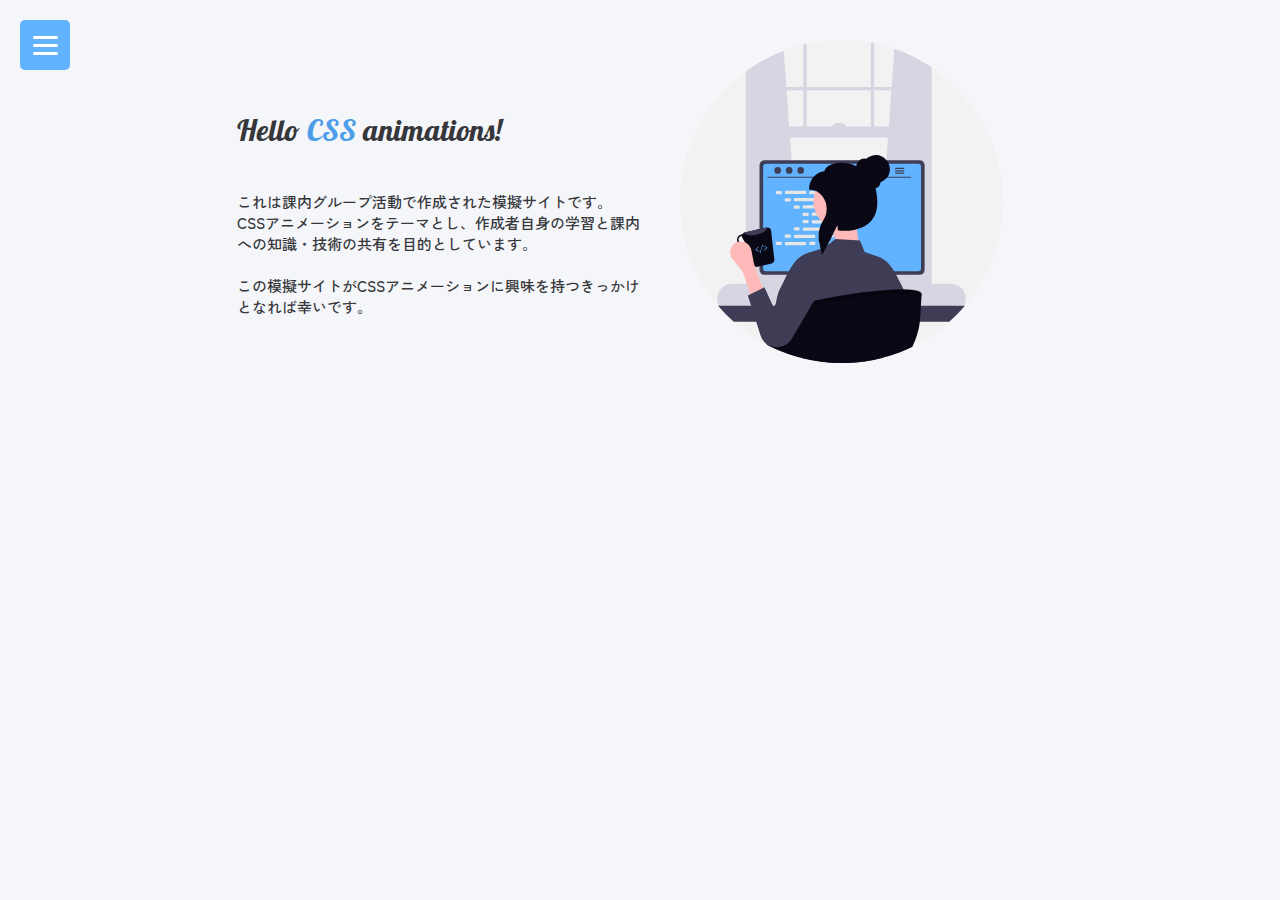
<file: about.html>
<!DOCTYPE html>
<html lang="en">
<head>
    <meta charset="UTF-8">
    <meta name="viewport" content="width=device-width, initial-scale=1.0">
    <!-- jQuery読み込み -->
    <script src="https://ajax.googleapis.com/ajax/libs/jquery/3.7.1/jquery.min.js"></script>
    <!-- フォント読み込み-->
    <link rel="preconnect" href="https://fonts.googleapis.com">
    <link rel="preconnect" href="https://fonts.gstatic.com" crossorigin>
    <link href="https://fonts.googleapis.com/css2?family=Lobster&family=Montserrat:ital@0;1&family=Zen+Kaku+Gothic+New&display=swap" rel="stylesheet">
    <!-- デザイン読み込み -->
    <link rel="stylesheet" href="css/common.css">
    <link rel="stylesheet" href="css/menu.css">
    <link rel="stylesheet" href="css/about.css">
    <title>hello CSS animations!</title>
</head>
<body>
    <!-- メニューここから -->
    <div id="menu_embed"></div>
    <script>
      $(function() {
        $("#menu_embed").load("menu.html");
      });
    </script>
    <!-- メニューここまで　-->
    <div class="main">
        <div class="container zen-kaku-gothic-new-regular fadein_content">
            <div class="item">
                <h1><span class="lobster-regular">Hello <span class="skyblue">CSS</span> animations!</span></h1><br/>
                これは課内グループ活動で作成された模擬サイトです。<br/>
                CSSアニメーションをテーマとし、作成者自身の学習と課内への知識・技術の共有を目的としています。<br/><br/>
                この模擬サイトがCSSアニメーションに興味を持つきっかけとなれば幸いです。
            </div>
            <div class="item">
                <img src="img/undraw_programmer_raqr.svg">
            </div>
        </div>
    </div>
</body>
</html>
</file>
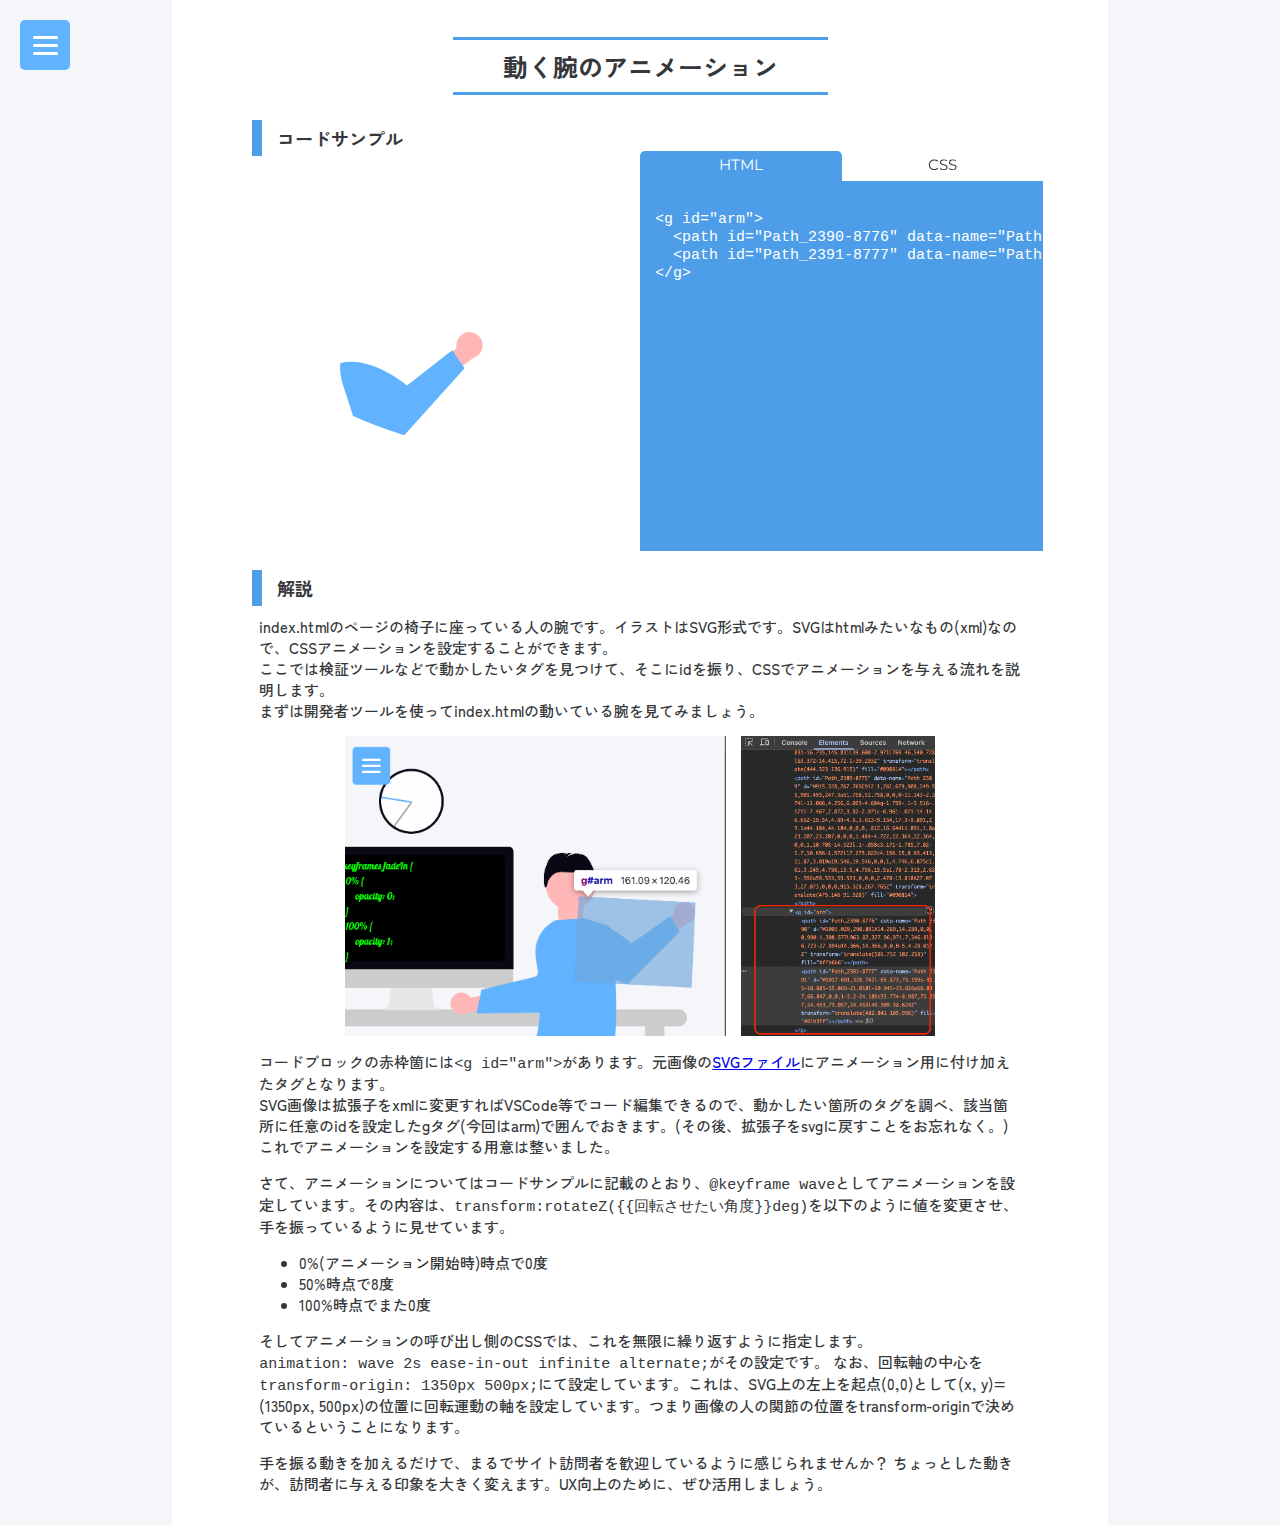
<file: content_arm.html>
<!DOCTYPE html>
<html lang="en">

<head>
    <meta charset="UTF-8">
    <meta name="viewport" content="width=device-width, initial-scale=1.0">
    <!-- jQuery読み込み -->
    <script src="https://ajax.googleapis.com/ajax/libs/jquery/3.7.1/jquery.min.js"></script>
    <script src="js/observer.js" async></script>
    <!-- フォント読み込み-->
    <link rel="preconnect" href="https://fonts.googleapis.com">
    <link rel="preconnect" href="https://fonts.gstatic.com" crossorigin>
    <link
        href="https://fonts.googleapis.com/css2?family=Lobster&family=Montserrat:ital@0;1&family=Zen+Kaku+Gothic+New&display=swap"
        rel="stylesheet">
    <!-- デザイン読み込み -->
    <link rel="stylesheet" href="css/common.css">
    <link rel="stylesheet" href="css/menu.css">
    <link rel="stylesheet" href="css/content.css">
    <link rel="stylesheet" href="css/hello.css">
    <link rel="stylesheet" href="css/sample_arm.css">
    <title>hello CSS animations!</title>
</head>

<body>
    <!-- メニューここから -->
    <div id="menu_embed"></div>
    <script>
        $(function () {
            $("#menu_embed").load("menu.html");
        });
    </script>
    <!-- メニューここまで　-->
    <div class="main background_white zen-kaku-gothic-new-regular">
        <div class="title">
            <h1>動く腕のアニメーション</h1>
        </div>
        <div class="sub_title">
            <h2>コードサンプル</h2>
        </div>
        <div class="container_wrapper montserrat-light fadein_content">
            <div class="container">
                <svg xmlns="http://www.w3.org/2000/svg" width="880.503" height="522.591" viewBox="0 0 880.503 522.591"
                    xmlns:xlink="http://www.w3.org/1999/xlink" role="img" artist="Katerina Limpitsouni"
                    source="https://undraw.co/">
                    <g id="Group_146" data-name="Group 146" transform="translate(-2504 -700.1) scale(2)">
                        <g id="arm">
                            <path id="Path_2390-8776" data-name="Path 2390"
                                d="M1003.029,290.891A14.289,14.289,0,0,0,990.1,308.577L963.82,327.96,971.7,346.8l36.723-27.894a14.366,14.366,0,0,0-5.4-28.017Z"
                                transform="translate(501.732 102.258)" fill="#ffb6b6" />
                            <path id="Path_2391-8777" data-name="Path 2391"
                                d="M1017.691,326.762l-65.873,73.159s-31.5-10.085-55.865-21.018l-10.945-33.616a66.847,66.847,0,0,1-3.2-24.189c33.774-8.987,73.057,24.453,73.057,24.453l49.309-38.624Z"
                                transform="translate(482.841 105.956)" fill="#61b3ff" />
                        </g>
                    </g>
                </svg>
            </div>
            <div class="container">
                <input type="radio" name="tab_name" id="tab_html" checked>
                <label class="tab_class" for="tab_html"><b>HTML</b></label>
                <div class="tab_content">
                    <p>
                    <pre>
&lt;g id="arm"&gt;
  &lt;path id="Path_2390-8776" data-name="Path 2390" d="M1003.029,290.891A14.289,14.289,0,0,0,990.1,308.577L963.82,327.96,971.7,346.8l36.723-27.894a14.366,14.366,0,0,0-5.4-28.017Z" transform="translate(501.732 102.258)" fill="#ffb6b6"/&gt;
  &lt;path id="Path_2391-8777" data-name="Path 2391" d="M1017.691,326.762l-65.873,73.159s-31.5-10.085-55.865-21.018l-10.945-33.616a66.847,66.847,0,0,1-3.2-24.189c33.774-8.987,73.057,24.453,73.057,24.453l49.309-38.624Z" transform="translate(482.841 105.956)" fill="#61b3ff"/&gt;
&lt;/g&gt;
                        </pre>

                    </p>
                </div>
                <input type="radio" name="tab_name" id="tab_css">
                <label class="tab_class" for="tab_css"><b>CSS</b></label>
                <div class="tab_content">
                    <p>
                    <pre>
#arm {
    transform-origin: 1350px 500px;
    animation: wave 2s ease-in-out infinite alternate;
    }
    @keyframes wave {
    0% {
        transform:  rotateZ(0deg);
    }

    50% {
        transform: rotateZ(8deg);
    }

    100% {
        transform:  rotateZ(0deg);
    }
}    
</pre>
                    </p>
                </div>
            </div>
        </div>
        <br />
        <div class="sub_title">
            <h2>解説</h2>
        </div>
        <div class="explanation">
            <p>
                index.htmlのページの椅子に座っている人の腕です。イラストはSVG形式です。SVGはhtmlみたいなもの(xml)なので、CSSアニメーションを設定することができます。<br />
                ここでは検証ツールなどで動かしたいタグを見つけて、そこにidを振り、CSSでアニメーションを与える流れを説明します。<br />
                まずは開発者ツールを使ってindex.htmlの動いている腕を見てみましょう。
            </p>
            <div class="explain-area-images">
                <img src="./img/dev_tool_arm.png" loading="lazy" />
                <div class="content-zoom-box">
                    <img src="./img/dev_tool_code.png" loading="lazy" />
                </div>
            </div>
            <p>
                コードブロックの赤枠箇には<code>&lt;g id="arm"&gt;</g></code>があります。元画像の<a href="https://undraw.co/search/hello"
                    target="_blank">SVGファイル</a>にアニメーション用に付け加えたタグとなります。<br />
                SVG画像は拡張子をxmlに変更すればVSCode等でコード編集できるので、動かしたい箇所のタグを調べ、該当箇所に任意のidを設定したgタグ(今回はarm)で囲んでおきます。(その後、拡張子をsvgに戻すことをお忘れなく。)<br />
                これでアニメーションを設定する用意は整いました。
            </p>
            <p>
                さて、アニメーションについてはコードサンプルに記載のとおり、<code>@keyframe wave</code>としてアニメーションを設定しています。その内容は、<code>transform:rotateZ({{回転させたい角度}}deg)</code>を以下のように値を変更させ、手を振っているように見せています。<br />
            <ul>
                <li>0%(アニメーション開始時)時点で0度</li>
                <li>50%時点で8度</li>
                <li>100%時点でまた0度</li>
            </ul>
            そしてアニメーションの呼び出し側のCSSでは、これを無限に繰り返すように指定します。<br />
            <code>animation: wave 2s ease-in-out infinite alternate;</code>がその設定です。
            なお、回転軸の中心を<code>transform-origin: 1350px 500px;</code>にて設定しています。これは、SVG上の左上を起点(0,0)として(x, y)=(1350px,
            500px)の位置に回転運動の軸を設定しています。つまり画像の人の関節の位置をtransform-originで決めているということになります。<br />
            </p>
            <p>
                手を振る動きを加えるだけで、まるでサイト訪問者を歓迎しているように感じられませんか？
                ちょっとした動きが、訪問者に与える印象を大きく変えます。UX向上のために、ぜひ活用しましょう。
            </p>
        </div>
</body>

</html>
</file>
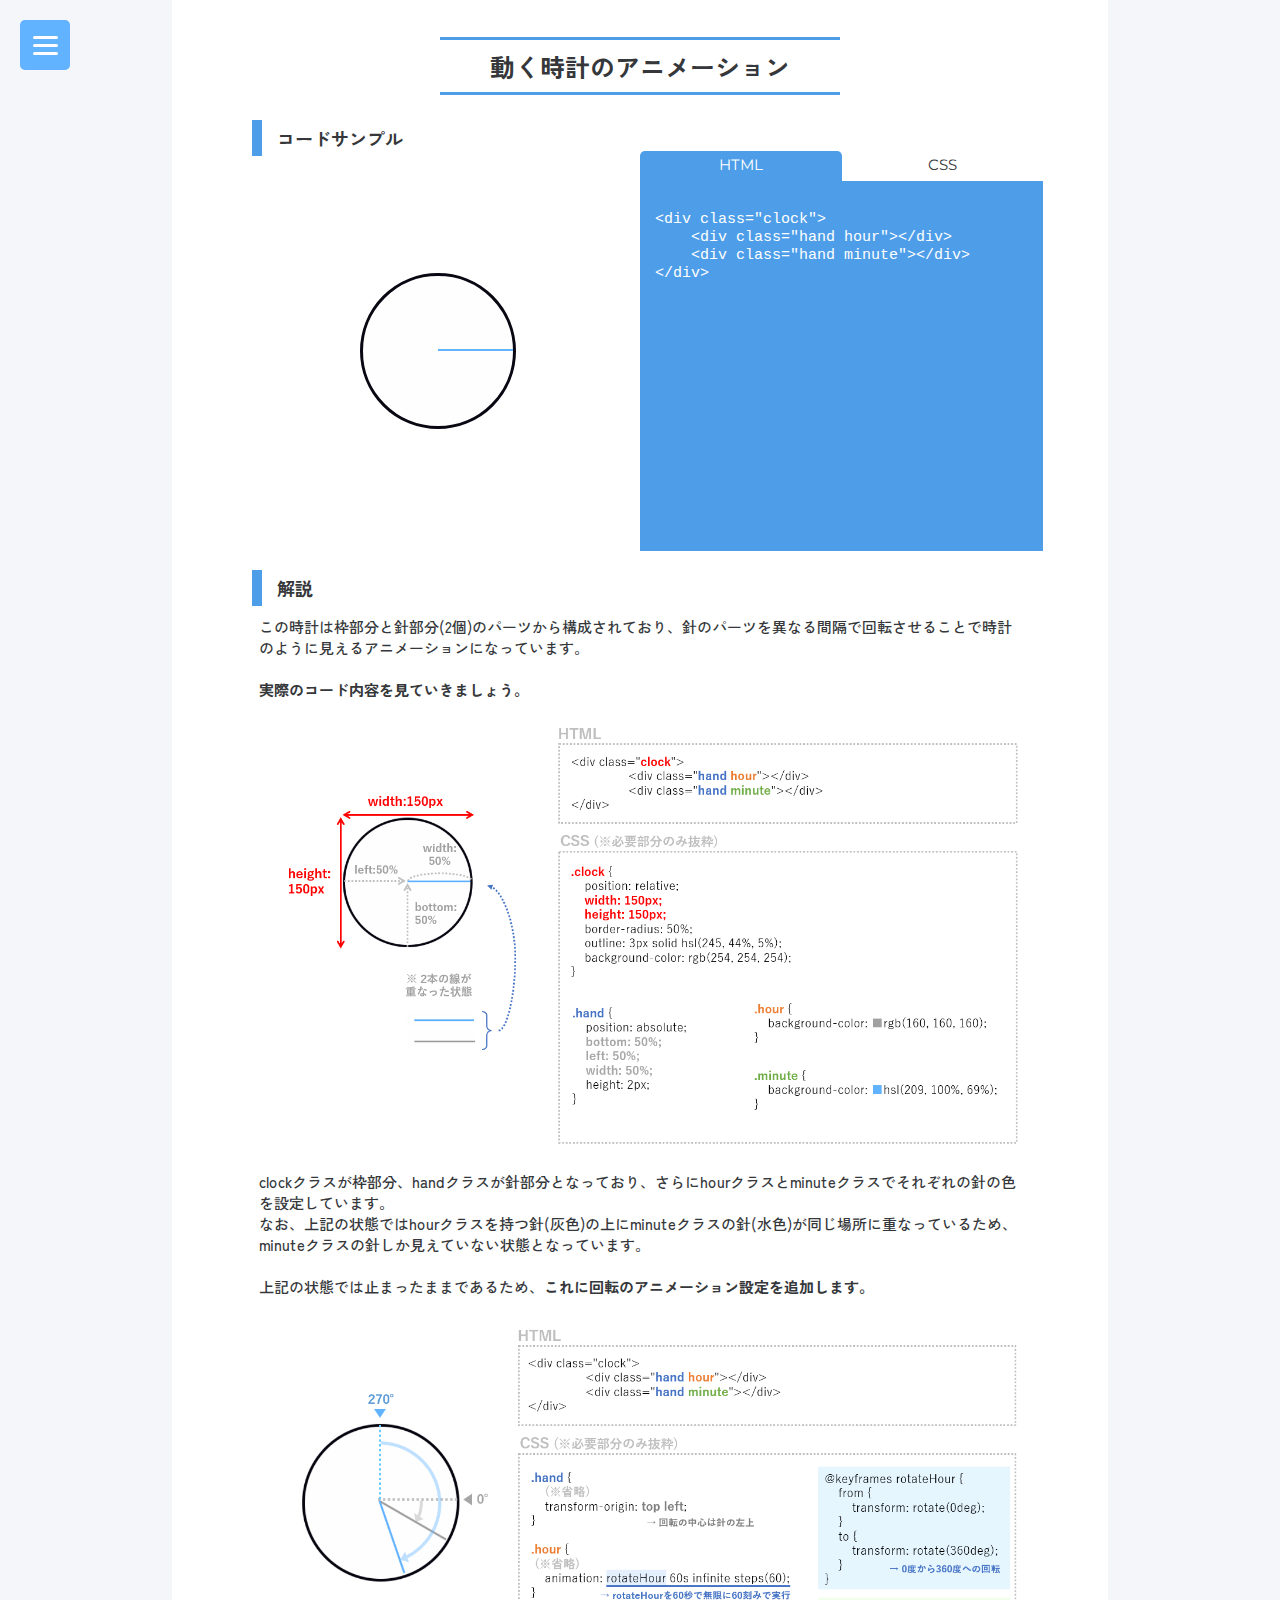
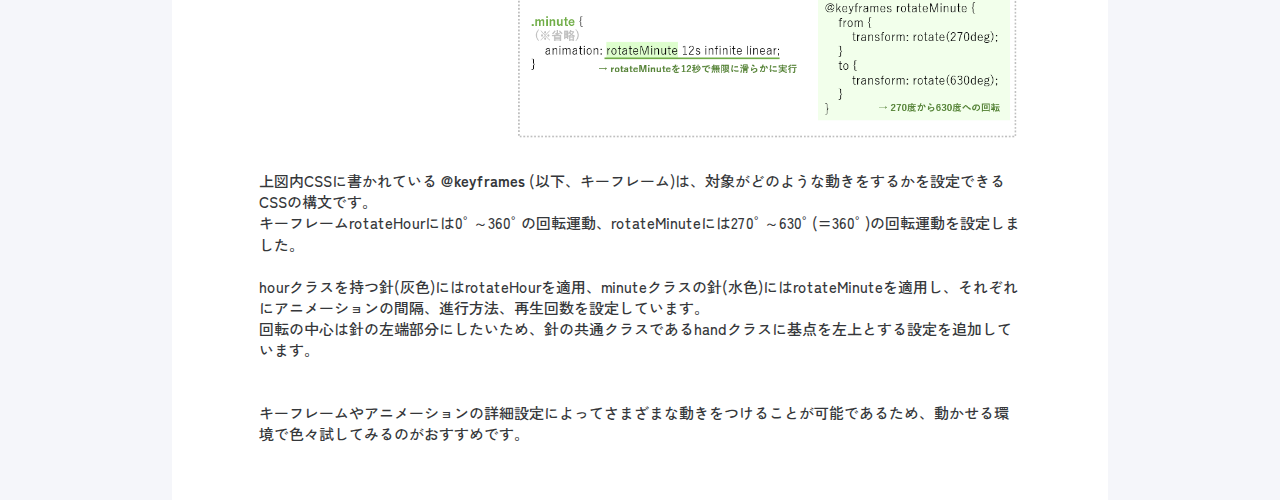
<file: content_clock.html>
<!DOCTYPE html>
<html lang="en">
<head>
    <meta charset="UTF-8">
    <meta name="viewport" content="width=device-width, initial-scale=1.0">
    <!-- jQuery読み込み -->
    <script src="https://ajax.googleapis.com/ajax/libs/jquery/3.7.1/jquery.min.js"></script>
    <!-- フォント読み込み-->
    <link rel="preconnect" href="https://fonts.googleapis.com">
    <link rel="preconnect" href="https://fonts.gstatic.com" crossorigin>
    <link href="https://fonts.googleapis.com/css2?family=Lobster&family=Montserrat:ital@0;1&family=Zen+Kaku+Gothic+New&display=swap" rel="stylesheet">
    <!-- デザイン読み込み -->
    <link rel="stylesheet" href="css/common.css">
    <link rel="stylesheet" href="css/menu.css">
    <link rel="stylesheet" href="css/content.css">
    <link rel="stylesheet" href="css/sample_clock.css">
    <title>hello CSS animations!</title>
</head>
<body>
    <!-- メニューここから -->
    <div id="menu_embed"></div>
    <script>
    $(function() {
        $("#menu_embed").load("menu.html");
    });
    </script>
    <!-- メニューここまで　-->
    <div class="main background_white zen-kaku-gothic-new-regular">
        <div class="title">
            <h1>動く時計のアニメーション</h1>
        </div>
        <div class="sub_title">
            <h2>コードサンプル</h2>
        </div>
        <div class="container_wrapper montserrat-light fadein_content">
            <div class="container">
                <div class="clock">
                    <div class="hand hour"></div>
                    <div class="hand minute"></div>
                </div>
            </div>
            <div class="container">
                <input type="radio" name="tab_name" id="tab_html" checked>
                <label class="tab_class" for="tab_html"><b>HTML</b></label>
                <div class="tab_content">
                    <p>
<pre>
&lt;div class=&quot;clock&quot;&gt;
    &lt;div class=&quot;hand hour&quot;&gt;&lt;/div&gt;
    &lt;div class=&quot;hand minute&quot;&gt;&lt;/div&gt;
&lt;/div&gt;
</pre>
                    </p>
                </div>
                <input type="radio" name="tab_name" id="tab_css">
                <label class="tab_class" for="tab_css"><b>CSS</b></label>
                <div class="tab_content">
                    <p>
<pre>
.clock {
    position: relative;
    width: 150px;
    height: 150px;
    border-radius: 50%;
    outline: 3px solid hsl(245, 44%, 5%);
    background-color: rgb(254, 254, 254);
}

.hand {
    position: absolute;
    bottom: 50%;
    left: 50%;
    width: 50%;
    height: 2px;
    transform-origin: top left;
}

.hour {
    background-color: rgb(160, 160, 160);
    animation: rotateHour 60s infinite steps(60);
}

.minute {
    background-color: hsl(209, 100%, 69%);
    animation: rotateMinute 12s infinite linear;
}

@keyframes rotateHour {
    from {
        transform: rotate(0deg);
    }
    to {
        transform: rotate(360deg);
    }
}

@keyframes rotateMinute {
    from {
        transform: rotate(270deg);
    }
    to {
        transform: rotate(630deg);
    }
}
</pre>
                    </p>
                </div>
            </div>
        </div>
    <br/>
    <div class="sub_title">
        <h2>解説</h2>
    </div>
    <div class="explanation">
        <p>
            この時計は枠部分と針部分(2個)のパーツから構成されており、針のパーツを異なる間隔で回転させることで時計のように見えるアニメーションになっています。<br/><br/>
            <b>実際のコード内容を見ていきましょう。</b><br/><br/>
            <img src="img/content_clock_1.png" class="img_adjust"><br/><br/>
            clockクラスが枠部分、handクラスが針部分となっており、さらにhourクラスとminuteクラスでそれぞれの針の色を設定しています。<br/>
            なお、上記の状態ではhourクラスを持つ針(灰色)の上にminuteクラスの針(水色)が同じ場所に重なっているため、minuteクラスの針しか見えていない状態となっています。<br/><br/>
            上記の状態では止まったままであるため、<b>これに回転のアニメーション設定を追加します。</b><br/><br/>
            <img src="img/content_clock_2.png" class="img_adjust"><br/><br/>
            上図内CSSに書かれている <b>@keyframes</b> (以下、キーフレーム)は、対象がどのような動きをするかを設定できるCSSの構文です。<br/>
            キーフレームrotateHourには0°～360°の回転運動、rotateMinuteには270°～630°(=360°)の回転運動を設定しました。<br/><br/>

            hourクラスを持つ針(灰色)にはrotateHourを適用、minuteクラスの針(水色)にはrotateMinuteを適用し、それぞれにアニメーションの間隔、進行方法、再生回数を設定しています。<br/>
            回転の中心は針の左端部分にしたいため、針の共通クラスであるhandクラスに基点を左上とする設定を追加しています。<br/><br/><br/>

            キーフレームやアニメーションの詳細設定によってさまざまな動きをつけることが可能であるため、動かせる環境で色々試してみるのがおすすめです。<br/><br/>
            
        </p>
    </div>
</body>
</html>
</file>
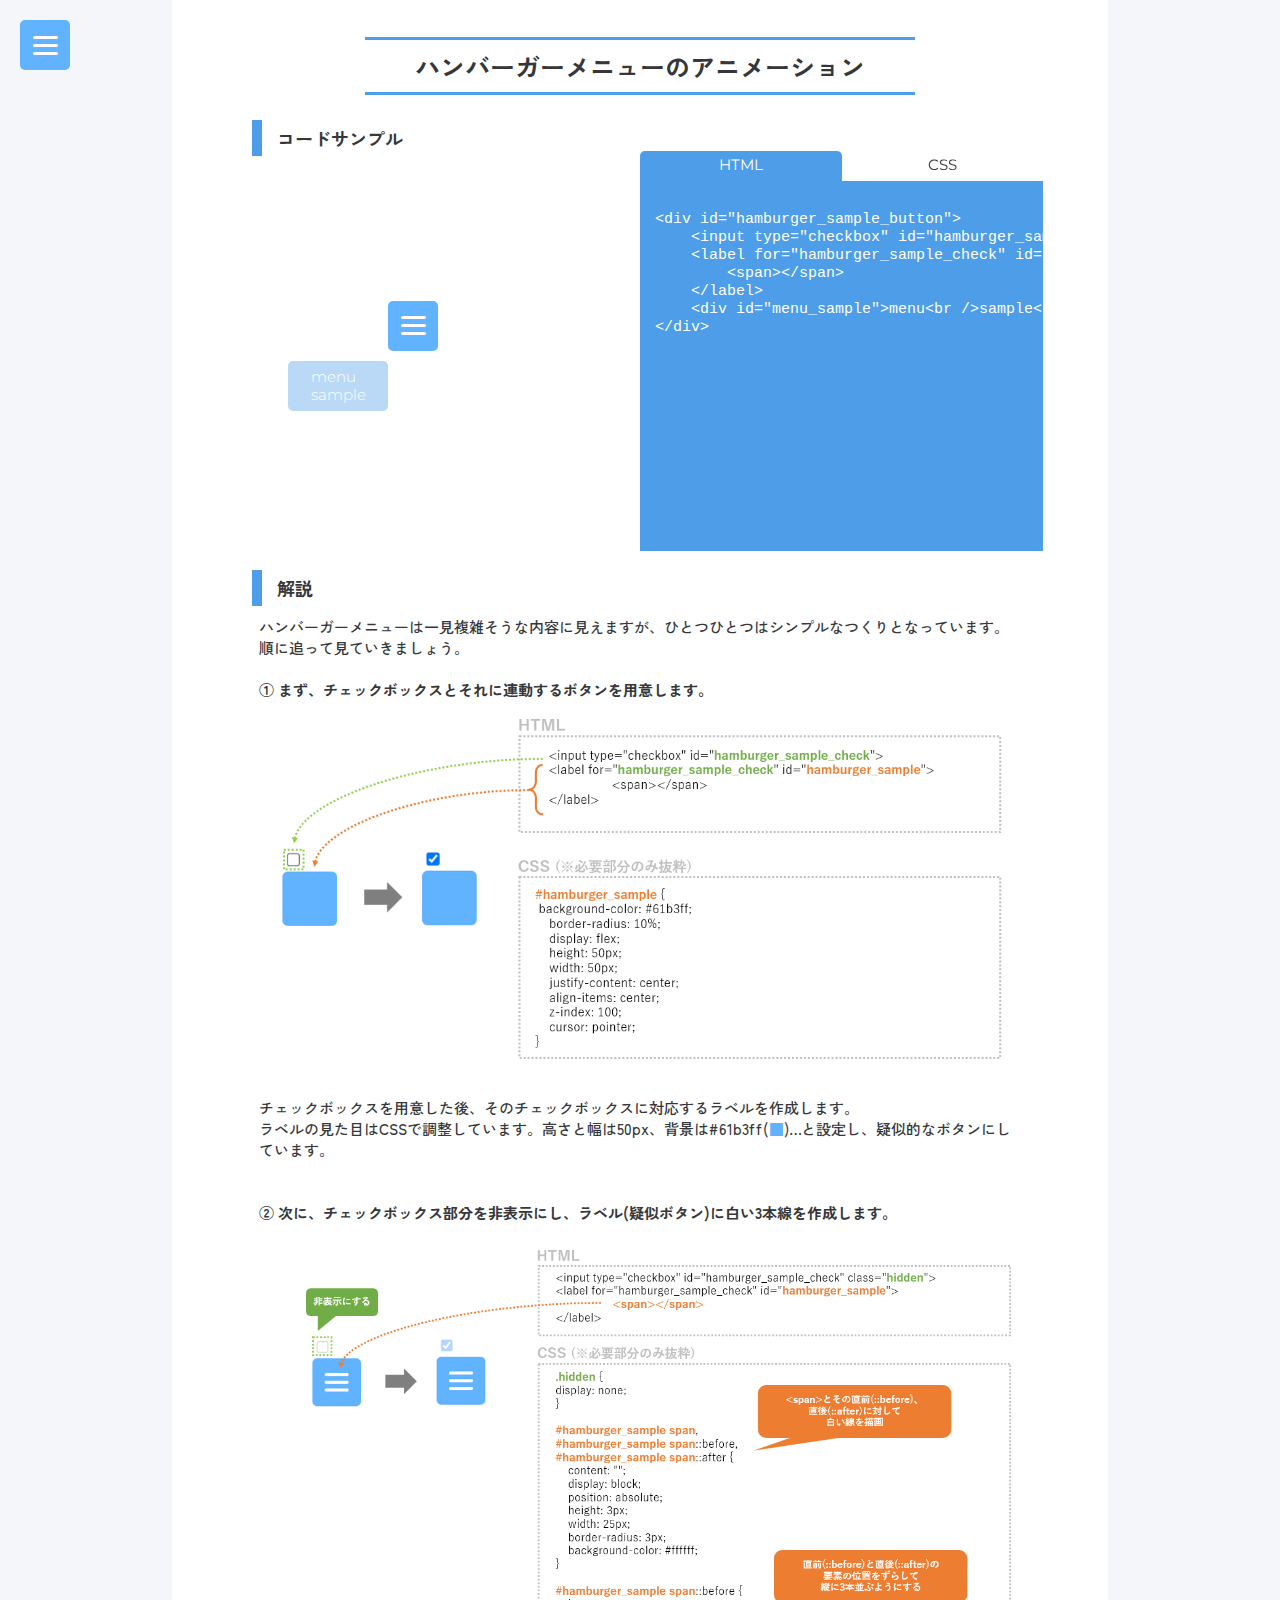
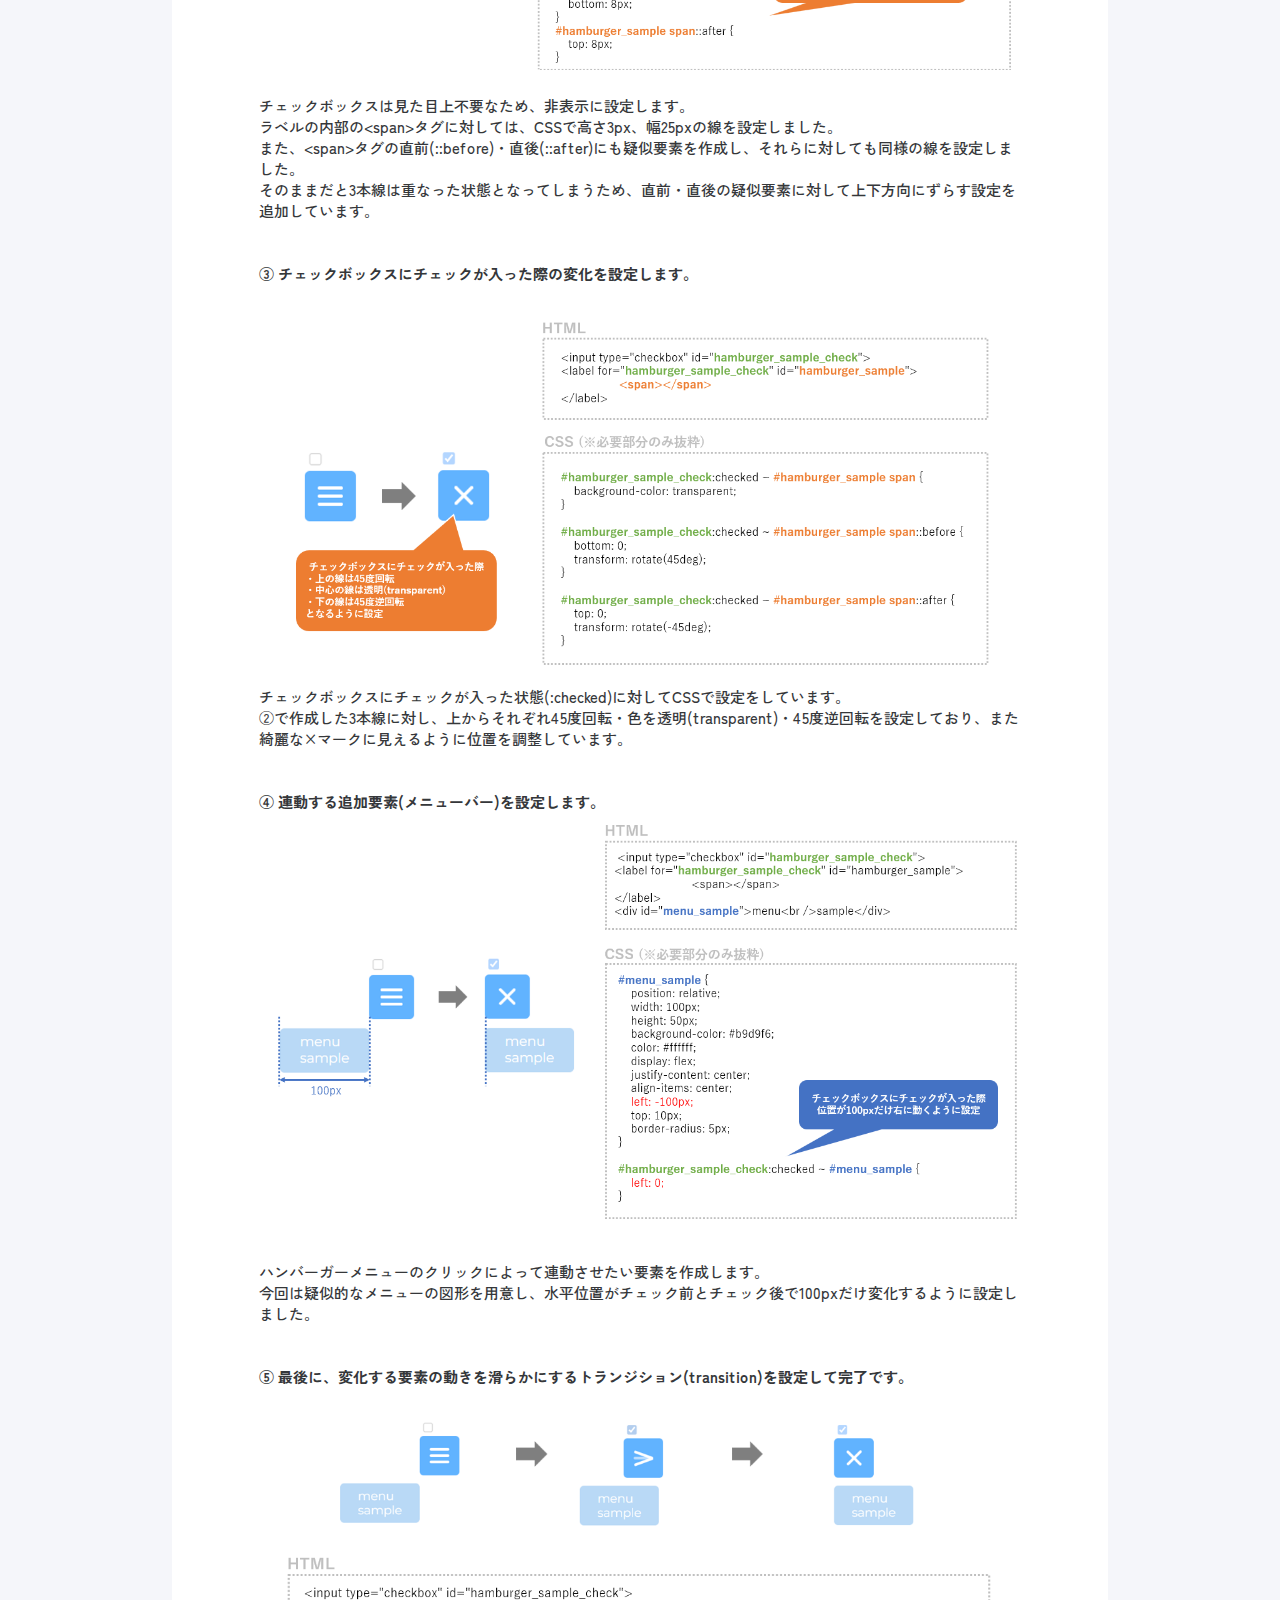
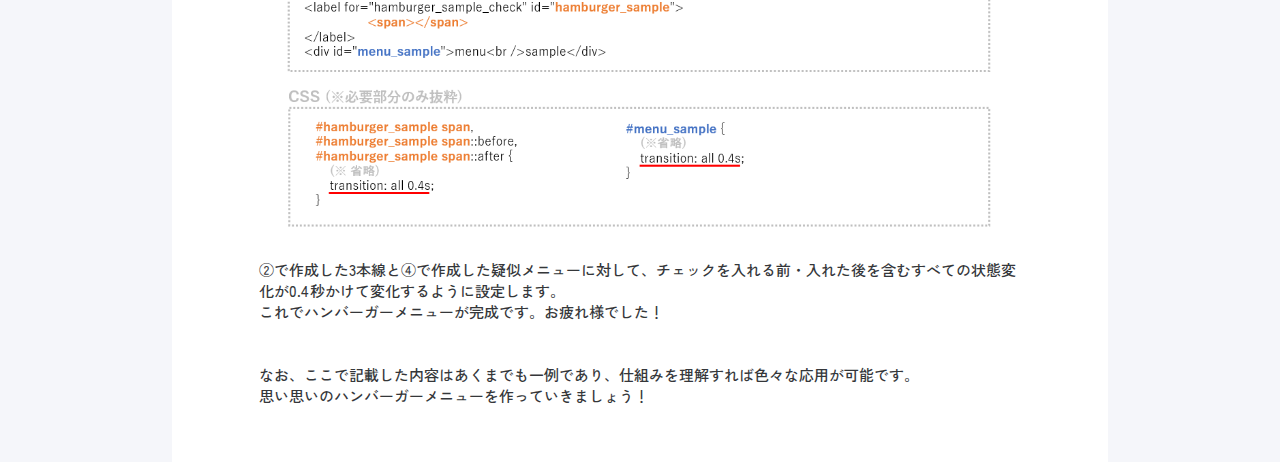
<file: content_hamburger.html>
<!DOCTYPE html>
<html lang="en">
<head>
    <meta charset="UTF-8">
    <meta name="viewport" content="width=device-width, initial-scale=1.0">
    <!-- jQuery読み込み -->
    <script src="https://ajax.googleapis.com/ajax/libs/jquery/3.7.1/jquery.min.js"></script>
    <!-- フォント読み込み-->
    <link rel="preconnect" href="https://fonts.googleapis.com">
    <link rel="preconnect" href="https://fonts.gstatic.com" crossorigin>
    <link href="https://fonts.googleapis.com/css2?family=Lobster&family=Montserrat:ital@0;1&family=Zen+Kaku+Gothic+New&display=swap" rel="stylesheet">
    <!-- デザイン読み込み -->
    <link rel="stylesheet" href="css/common.css">
    <link rel="stylesheet" href="css/menu.css">
    <link rel="stylesheet" href="css/content.css">
    <link rel="stylesheet" href="css/sample_hamburger.css">
    <title>hello CSS animations!</title>
</head>
<body>
    <!-- メニューここから -->
    <div id="menu_embed"></div>
    <script>
    $(function() {
        $("#menu_embed").load("menu.html");
    });
    </script>
    <!-- メニューここまで　-->
    <div class="main background_white zen-kaku-gothic-new-regular">
        <div class="title">
            <h1>ハンバーガーメニューのアニメーション</h1>
        </div>
        <div class="sub_title">
            <h2>コードサンプル</h2>
        </div>
        <div class="container_wrapper montserrat-light fadein_content">
            <div class="container">
                <div id="hamburger_sample_button">
                    <input type="checkbox" id="hamburger_sample_check" class="hidden">
                    <label for="hamburger_sample_check" id="hamburger_sample">
                        <span></span>
                    </label>
                    <div id="menu_sample">menu<br />sample</div>
                </div>
            </div>
        <div class="container">
            <input type="radio" name="tab_name" id="tab_html" checked>
            <label class="tab_class" for="tab_html"><b>HTML</b></label>
            <div class="tab_content">
                <p>
<pre>
&lt;div id=&quot;hamburger_sample_button&quot;&gt;
    &lt;input type=&quot;checkbox&quot; id=&quot;hamburger_sample_check&quot; class=&quot;hidden&quot;&gt;
    &lt;label for=&quot;hamburger_sample_check&quot; id=&quot;hamburger_sample&quot;&gt;
        &lt;span&gt;&lt;/span&gt;
    &lt;/label&gt;
    &lt;div id=&quot;menu_sample&quot;&gt;menu&lt;br /&gt;sample&lt;/div&gt;
&lt;/div&gt;
</pre>
                </p>
            </div>
            <input type="radio" name="tab_name" id="tab_css">
            <label class="tab_class" for="tab_css"><b>CSS</b></label>
            <div class="tab_content">
                <p>
<pre>
.hidden {
display: none;
}

#hamburger_sample {
background-color: #61b3ff;
border-radius: 10%;
display: flex;
height: 50px;
width: 50px;
justify-content: center;
align-items: center;
z-index: 100;
cursor: pointer;
}

#hamburger_sample span,
#hamburger_sample span::before,
#hamburger_sample span::after {
content: "";
display: block;
position: absolute;
height: 3px;
width: 25px;
border-radius: 3px;
background-color: #ffffff;
transition: all 0.4s;
}

#hamburger_sample span::before {
bottom: 8px;
}
#hamburger_sample span::after {
top: 8px;
}

#hamburger_sample_check:checked ~ #menu_sample {
left: 0;
}

#hamburger_sample_check:checked ~ #hamburger_sample span {
background-color: transparent;
}

#hamburger_sample_check:checked ~ #hamburger_sample span::before {
bottom: 0;
transform: rotate(45deg);
}

#hamburger_sample_check:checked ~ #hamburger_sample span::after {
top: 0;
transform: rotate(-45deg);
}

#menu_sample {
position: relative;
width: 100px;
height: 50px;
background-color: #b9d9f6;
color: #ffffff;
display: flex;
justify-content: center;
align-items: center;
left: -100px;
top: 10px;
border-radius: 5px;
}
</pre>
                </p>
            </div>
        </div>
    </div>
    <br/>
    <div class="sub_title">
        <h2>解説</h2>
    </div>
    <div class="explanation">
        <p>
            ハンバーガーメニューは一見複雑そうな内容に見えますが、ひとつひとつはシンプルなつくりとなっています。<br/>
            順に追って見ていきましょう。<br/><br/>
            <b>① まず、チェックボックスとそれに連動するボタンを用意します。</b><br/>
            <img src="img/content_hamburger_1.png" class="img_adjust"><br/><br/>
            チェックボックスを用意した後、そのチェックボックスに対応するラベルを作成します。<br/>
            ラベルの見た目はCSSで調整しています。高さと幅は50px、背景は#61b3ff(<span class="sample_color">■</span>)…と設定し、疑似的なボタンにしています。<br/><br/><br/>

            <b>② 次に、チェックボックス部分を非表示にし、ラベル(疑似ボタン)に白い3本線を作成します。</b><br/><br/>
            <img src="img/content_hamburger_2.png" class="img_adjust"><br/><br/>
            チェックボックスは見た目上不要なため、非表示に設定します。<br/>
            ラベルの内部の&lt;span&gt;タグに対しては、CSSで高さ3px、幅25pxの線を設定しました。<br/>
            また、&lt;span&gt;タグの直前(::before)・直後(::after)にも疑似要素を作成し、それらに対しても同様の線を設定しました。<br/>
            そのままだと3本線は重なった状態となってしまうため、直前・直後の疑似要素に対して上下方向にずらす設定を追加しています。<br/><br/><br/>
            <b>③ チェックボックスにチェックが入った際の変化を設定します。</b><br/><br/>
            <img src="img/content_hamburger_3.png" class="img_adjust">
            チェックボックスにチェックが入った状態(:checked)に対してCSSで設定をしています。</br>
            ②で作成した3本線に対し、上からそれぞれ45度回転・色を透明(transparent)・45度逆回転を設定しており、また綺麗な×マークに見えるように位置を調整しています。<br/><br/><br/>

            <b>④ 連動する追加要素(メニューバー)を設定します。</b><br/>
            <img src="img/content_hamburger_4.png" class="img_adjust"><br/><br/>
            ハンバーガーメニューのクリックによって連動させたい要素を作成します。<br/>
            今回は疑似的なメニューの図形を用意し、水平位置がチェック前とチェック後で100pxだけ変化するように設定しました。<br/><br/><br/>

            <b>⑤ 最後に、変化する要素の動きを滑らかにするトランジション(transition)を設定して完了です。</b><br/><br/>
            <img src="img/content_hamburger_5.png" class="img_adjust"><br/><br/>
            ②で作成した3本線と④で作成した疑似メニューに対して、チェックを入れる前・入れた後を含むすべての状態変化が0.4秒かけて変化するように設定します。<br/>
            これでハンバーガーメニューが完成です。お疲れ様でした！<br/><br/><br/>

            なお、ここで記載した内容はあくまでも一例であり、仕組みを理解すれば色々な応用が可能です。<br/>
            思い思いのハンバーガーメニューを作っていきましょう！<br/><br/>
        </p>
    </div>
</body>
</html>
</file>
<file: css/common.css>
body {
  margin: 0;
  padding: 0;
  background-color: #f5f6fa;
  color: rgb(53, 55, 58);
}

.main {
  margin: 0;
  padding: 20px;
  width: 70%;
  margin: auto;
}

.background_white {
  background-color: #ffffff;
}

.skyblue {
  color: #4d9de8;
}

.title {
  text-align: center;
}

/* =========== フォント設定 =========== */
/* 英語用 */
.montserrat-normal {
  font-family: "Montserrat", serif;
  font-optical-sizing: auto;
  font-weight: 600;
  font-style: normal;
}

.montserrat-light {
  font-family: "Montserrat", serif;
  font-optical-sizing: auto;
  font-weight: 300;
  font-style: normal;
}

/* 日本語用 */
.zen-kaku-gothic-new-regular {
  font-family: "Zen Kaku Gothic New", serif;
  font-weight: 500;
  font-style: normal;
}

/* ロゴ用 */
.lobster-regular {
    font-family: "Lobster", serif;
    font-weight: 400;
    font-style: normal;
}
/* =========== フォント設定 =========== */

/* =========== ページ遷移(フェードイン) =========== */
.fadein_content {
    animation: fadeIn 0.5s cubic-bezier(0.33, 1, 0.68, 1) forwards;
}

@keyframes fadeIn {
0% {
  opacity: 0;
}
100% {
  opacity: 1;
}
}
/* =========== ページ遷移(フェードイン) =========== */
</file>
<file: css/menu.css>
.menu {
    margin: 0;
    padding: 0;
}

.hidden {
    display: none;
}

#hamburger {
    background-color: #61b3ff;
    border-radius: 10%;
    display: flex;
    height: 50px;
    width: 50px;
    justify-content: center;
    align-items: center;
    position: fixed;
    z-index: 100;
    cursor: pointer;
    top: 20px;
    left: 20px;
}

#hamburger span,
#hamburger span::before,
#hamburger span::after {
    content: "";
    display: block;
    position: absolute;
    height: 3px;
    width: 25px;
    border-radius: 3px;
    background-color: #ffffff;
    transition: all 0.4s;
}

#hamburger span::before {
    bottom: 8px;
}
#hamburger span::after {
    top: 8px;
}

#hamburger_check:checked ~ #menu {
    left: 0;
}

#hamburger_check:checked ~ #hamburger span {
    background-color: transparent;
}

#hamburger_check:checked ~ #hamburger span::before {
    bottom: 0;
    transform: rotate(45deg);
}

#hamburger_check:checked ~ #hamburger span::after {
    top: 0;
    transform: rotate(-45deg);
}

#menu {
    padding-top: 70px;
    height: 100%;
    width: 250px;
    left: -250px;
    font-size: 15px;
    background: linear-gradient(to bottom, rgba(97, 179, 255) 10%, rgba(96, 210, 214, 0.8));
    position: fixed;
    color: white;
    z-index: 30;
    transition: all 0.5s;
}

#menu ul li{
    list-style: none;
    margin: 20px 0;
}

#menu a {
    color: white;
    text-decoration: none;
    transition: all 0.2s;
}

#menu a:hover {
    color: rgb(72, 131, 204);
}

.content_wrapper{
    padding: 0;
}

.content::before{
    content: "";
    display: inline-block;
    width: 8px;
    height: 8px;
    position: relative;
    margin: 0 10px;
    border-right: 3px solid rgb(72, 131, 204);
    border-bottom: 3px solid rgb(72, 131, 204);
    transform: rotate(-45deg);
}

.disable {
    color: rgb(72, 131, 204);
  }
</file>
<file: css/about.css>
.container {
    font-size: 15px;
    display: flex;
    justify-content: center;
    margin: auto;
    align-items: center;
    flex-wrap: wrap;
    width: 90%;
    padding: 20px;
}

.item {
    width: 50%;
}

.item img {
    display: block;
    margin: auto;
    width: 80%;
}
</file>
<file: css/content.css>
html, body{
  height: 100%;
}

.title h1 {
  font-size: 25px;
  display: inline-block;
  border-top: 3px solid #4d9de8;
  border-bottom: 3px solid #4d9de8;
  padding: 8px 50px;
  margin-bottom: 30px;
}

.sub_title h2 {
  width: 90%;
  font-size: 18px;
  display: block;
  margin: auto;
}

.sub_title h2::before {
  content: "";
  width: 12px;
  height: 12px;
  padding: 5px;
  margin: 0 15px;
  background-color: #4d9de8;
}

.explanation {
  width: 85%;
  font-size: 15px;
  display: block;
  margin: auto;
}

.container_wrapper {
    font-size: 15px;
    line-height: 18px;
    display: flex;
    justify-content: center;
    margin: auto;
    align-items: center;
    flex-wrap: wrap;
    width: 90%;
    height: 400px;
}


.container {
  justify-content: center;
  margin: auto;
  display: flex;
  flex-wrap: wrap;
  align-items: center;
  width: 50%;
  height: 100%;
}

.tab_class {
    cursor: pointer;
    width: calc(100%/2);
    height: 20px;
    text-align: center;
    display: block;
    float:left;
    order: -1;
    position: relative;
    margin: auto;
    padding: 5px 0;
    border-radius: 5px 5px 0 0;
}

input[name="tab_name"] {
    display: none;
  }

  input:checked + .tab_class {
    background-color: #4d9de8;
    color: white;
  }

.tab_content {
    display: none;
    flex-wrap: wrap;
    height: 340px;
    width: 100%;
    overflow-y: scroll;
    scrollbar-width: thin;
    scrollbar-color: #c9e4fe rgba(0,0,0,0);
    background-color: #4d9de8;
    color: white;
    padding: 15px;
  }
   
  input:checked + .tab_class + .tab_content {
    display: block;
  }

  @media screen and (max-width:680px) {
    .container_wrapper{
      display: block;
      height: 800px;
    }
    .container {
      width: 100%;
      height: 50%;
    }
  }
</file>
<file: css/hello.css>
#arm {
    transform-origin: 1350px 500px;
    animation: wave 2s ease-in-out infinite alternate;
}

@keyframes wave {
    0% {
        transform: rotateZ(0deg);
    }

    50% {
        transform: rotateZ(8deg);
    }

    100% {
        transform: rotateZ(0deg);
    }
}
</file>
<file: css/sample_arm.css>
.img_adjust {
    width: 100%;
}

.sample_color {
    color: #61b3ff
}

.explain-area-images {
    display: flex;
    justify-content: center;
    gap: 1em;
    height: 300px;
    width: 100%;
}

@media screen and (max-width:1000px) {
    .explain-area-images {
        display: block;
        height: 600px;
    }

    .explain-area-images .content-zoom-box img {
        display: block;
    }
}

.explain-area-images img {
    display: block;
    height: 300px;
    width: auto;
    transition: .5;
}

.explain-area-images .content-zoom-box {
    overflow: scroll;
    -webkit-overflow-scrolling: touch;
    width: auto;
    height: 300px;
}

/* .explain-area-images .content-zoom-box img:hover {
    transition: .5s;
    height: 600px;
} */

.explain-area-images .content-zoom-box img {
    display: block;
    transition: .5s linear;
    height: 300px;
}

.explain-area-images .content-zoom-box img.active {
    width: auto;
    height: 600px;
}

p {
    display: block;
}
</file>
<file: css/sample_clock.css>
.clock {
    position: relative;
    width: 150px;
    height: 150px;
    border-radius: 50%;
    outline: 3px solid hsl(245, 44%, 5%);
    background-color: rgb(254, 254, 254);
}

.hand {
    position: absolute;
    bottom: 50%;
    left: 50%;
    width: 50%;
    height: 2px;
    transform-origin: top left;
}

.hour {
    background-color: rgb(160, 160, 160);
    animation: rotateHour 60s infinite steps(60);
}

.minute {
    background-color: hsl(209, 100%, 69%);
    animation: rotateMinute 12s infinite linear;
}

.img_adjust{
    width: 100%;
}

@keyframes rotateHour {
    from {
        transform: rotate(0deg);
    }
    to {
        transform: rotate(360deg);
    }
}

@keyframes rotateMinute {
    from {
        transform: rotate(270deg);
    }
    to {
        transform: rotate(630deg);
    }
}
</file>
<file: css/sample_hamburger.css>
.menu {
    margin: 0;
    padding: 0;
}

.hidden {
    display: none;
}

#hamburger_sample {
    background-color: #61b3ff;
    border-radius: 10%;
    display: flex;
    height: 50px;
    width: 50px;
    justify-content: center;
    align-items: center;
    z-index: 100;
    cursor: pointer;
}

#hamburger_sample span,
#hamburger_sample span::before,
#hamburger_sample span::after {
    content: "";
    display: block;
    position: absolute;
    height: 3px;
    width: 25px;
    border-radius: 3px;
    background-color: #ffffff;
    transition: all 0.4s;
}

#hamburger_sample span::before {
    bottom: 8px;
}
#hamburger_sample span::after {
    top: 8px;
}

#hamburger_sample_check:checked ~ #menu_sample {
    left: 0;
}

#hamburger_sample_check:checked ~ #hamburger_sample span {
    background-color: transparent;
}

#hamburger_sample_check:checked ~ #hamburger_sample span::before {
    bottom: 0;
    transform: rotate(45deg);
}

#hamburger_sample_check:checked ~ #hamburger_sample span::after {
    top: 0;
    transform: rotate(-45deg);
}

#menu_sample {
    position: relative;
    width: 100px;
    height: 50px;
    background-color: #b9d9f6;
    color: #ffffff;
    display: flex;
    justify-content: center;
    align-items: center;
    left: -100px;
    top: 10px;
    border-radius: 5px;
    transition: all 0.4s;
}

.img_adjust{
    width: 100%;
}

.sample_color {
    color: #61b3ff
}
</file>
